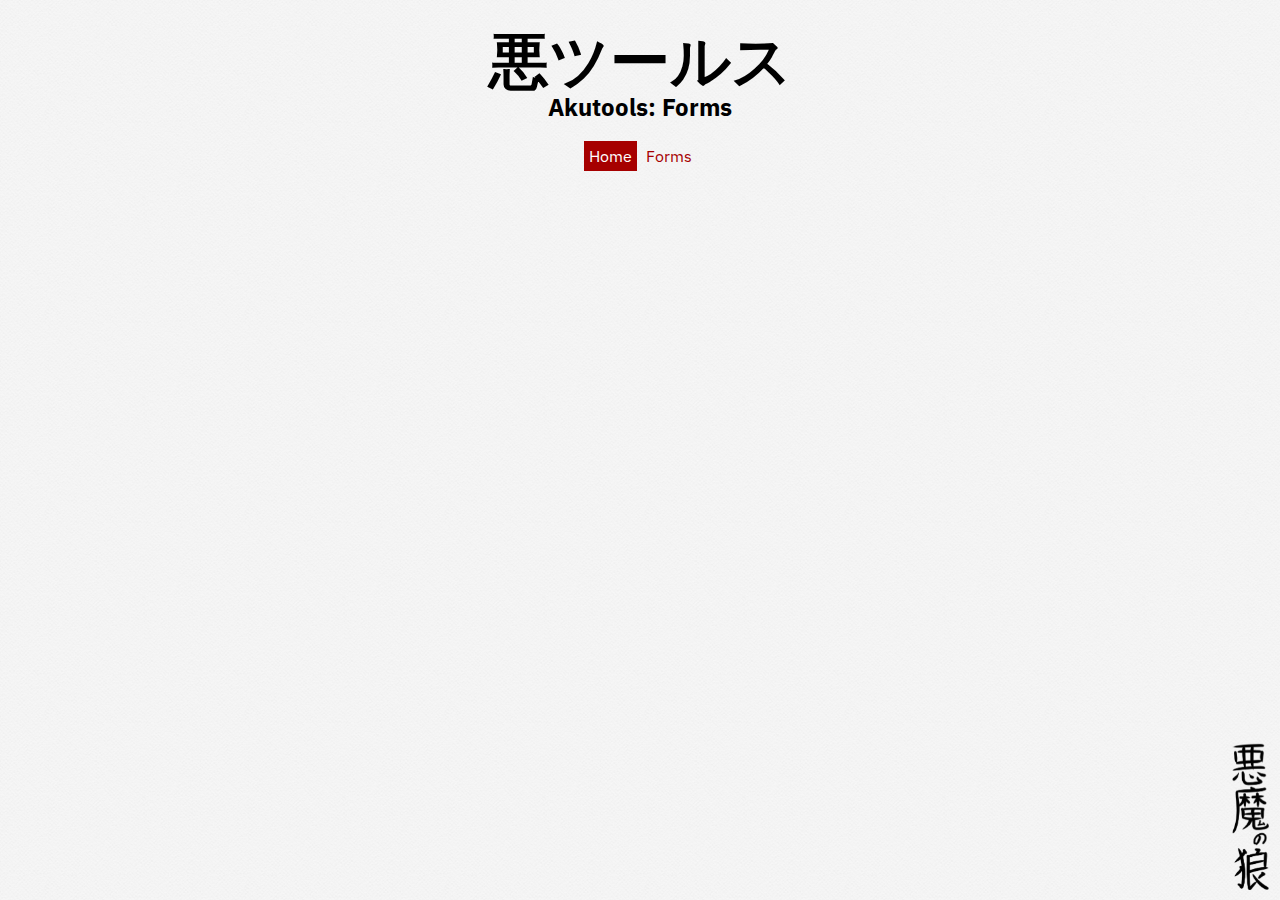
<file: index.html>
<html>
  <head>
    <meta http-equiv="Content-Type" content="text/html; charset=UTF-8">
  	<title>AVDD</title>
    <link rel="shortcut icon" href="./images/favicon.ico">
    <link rel="stylesheet" type="text/css" href="./css/normalize.css">
    <link rel="stylesheet" type="text/css" href="./css/style.css">
  </head>
  <body>
    <nav class="demo-navigationbar">
      <h1 class="demo-name">悪ツールス</h1>
      <h2 class="demo-title">Akutools: Forms</h2>
      <ul class="demo-selection">
        <a href="./index.html" class="active"><li>Home</li></a>
        <a href="./forms.html"><li>Forms</li></a>
      </ul>
    </nav>

    <img src="./images/akumanookami-calligraphy.png" class="akumalogo" />

    <script src="./js/jquery-3.3.1.min.js"></script>
    <script src="./js/akutools-0.0.1.js"></script>
  </body>
</html>
</file>
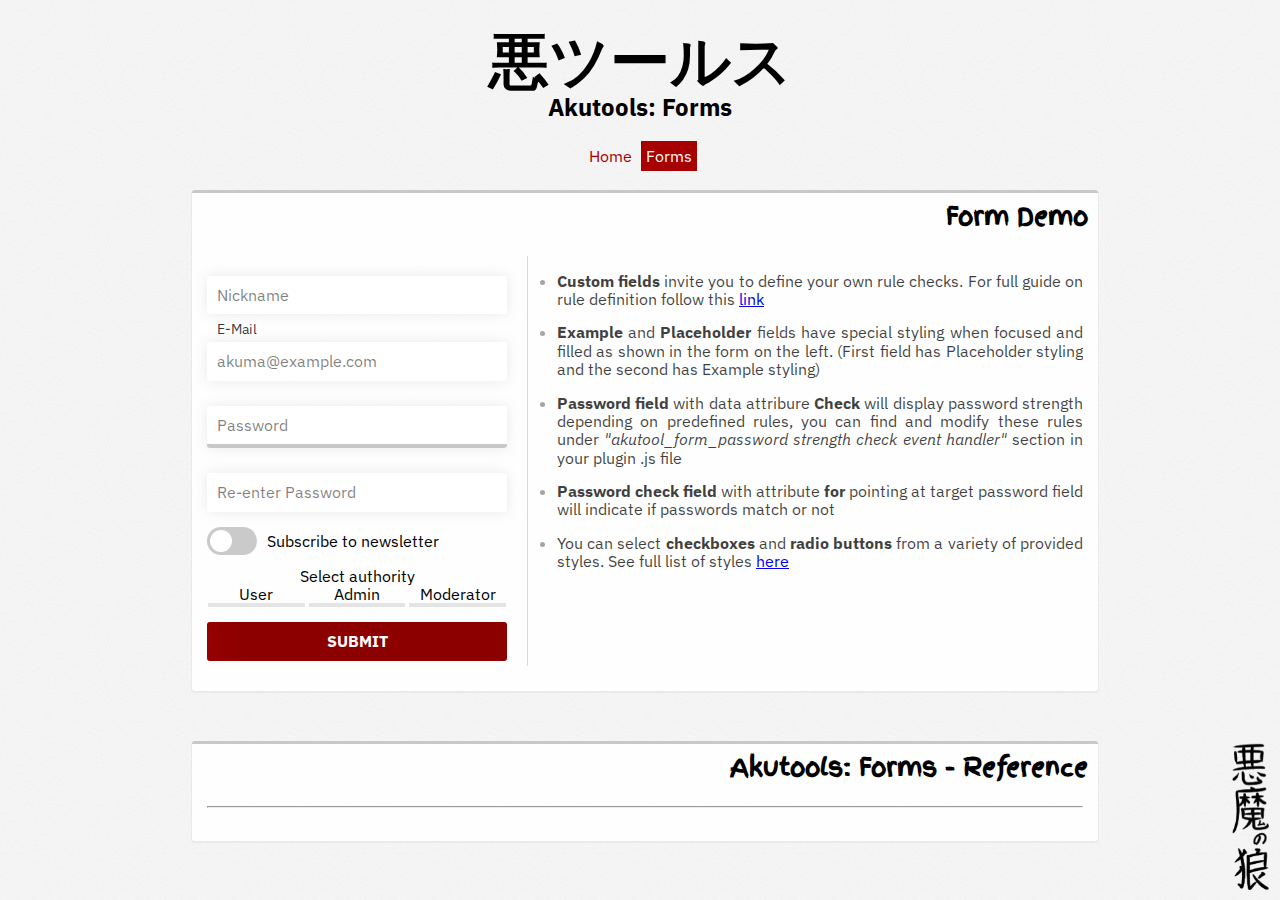
<file: forms.html>
<!doctype html>
<html>
  <head>
    <meta http-equiv="Content-Type" content="text/html; charset=UTF-8">
  	<title>AVDD</title>
    <link rel="shortcut icon" href="./images/favicon.ico">
    <link rel="stylesheet" type="text/css" href="./css/normalize.css">
    <link rel="stylesheet" href="https://use.fontawesome.com/releases/v5.8.2/css/all.css" integrity="sha384-oS3vJWv+0UjzBfQzYUhtDYW+Pj2yciDJxpsK1OYPAYjqT085Qq/1cq5FLXAZQ7Ay" crossorigin="anonymous">
    <link rel="stylesheet" type="text/css" href="./css/akutools-0.0.1.css">
    <link rel="stylesheet" type="text/css" href="./css/style.css">
  </head>
  <body>
    <nav class="demo-navigationbar">
      <h1 class="demo-name">悪ツールス</h1>
      <h2 class="demo-title">Akutools: Forms</h2>
      <ul class="demo-selection">
        <a href="./index.html"><li>Home</li></a>
        <a href="./forms.html" class="active"><li>Forms</li></a>
      </ul>
    </nav>
    <div class="demo-main-container" id="login_form">
        <h2 class="demo-guide-title">Form Demo</h2>
        <div>
          <form class="akutool_form compact" id="custom_form">
            <input type="text"     name="nickname" id="nickname" class="akutool_form_custom   akutool_form_placeholder" placeholder="Nickname"            required data-check=true data-rule="custom-rule-1" />
            <label for="email">E-Mail</label>
            <input type="email"    name="email"    id="email"    class="akutool_form_email    akutool_form_example"     placeholder="akuma@example.com"   required data-check=true />
            <input type="password" name="pwd"      id="pwd"      class="akutool_form_password akutool_form_placeholder" placeholder="Password"            required data-check=true />
            <input type="password" name="check"    id="check"    class="akutool_form_pwdcheck akutool_form_placeholder" placeholder="Re-enter Password"   required data-check=true for="pwd" />
            <input type="checkbox" name="newslttr" id="newslttr" class="akutool_form_checkbox chkbox1" />

            <label for="newslttr">Subscribe to newsletter</label>
            <fieldset class="akutool_form_radiogroup radiogroup1">
              <legend>Select authority</legend>
              <input type="radio" name="acctype" id="auth-user"  value="user"  class="akutool_form_radiobox rdio1" />
                <label for="auth-user">User</label>
              <input type="radio" name="acctype" id="auth-admin" value="admin" class="akutool_form_radiobox rdio1" />
                <label for="auth-admin">Admin</label>
              <input type="radio" name="acctype" id="auth-moder" value="moder" class="akutool_form_radiobox rdio1" />
                <label for="auth-moder">Moderator</label>
            </fieldset>
            <button class="akutool_form_button">SUBMIT</button>
          </form>
        </div>
        <div class="demo-sideblock">
          <ul>
            <li><span><b>Custom fields</b> invite you to define your own rule checks. For full guide on rule definition follow this <a href="#custom-fields" class="demo-goto">link</a></span></li>
            <li><span><b>Example</b> and <b>Placeholder</b> fields have special styling when focused and filled as shown in the form on the left. (First field has Placeholder styling and the second has Example styling)</span></li>
            <li><span><b>Password field</b> with data attribure <b>Check</b> will display password strength depending on predefined rules, you can find and modify these rules under <i>"akutool_form_password strength check event handler"</i> section in your plugin .js file</span></li>
            <li><span><b>Password check field</b> with attribute <b>for</b> pointing at target password field will indicate if passwords match or not</span></li>
            <li><span>You can select <b>checkboxes</b> and <b>radio buttons</b> from a variety of provided styles. See full list of styles <a href="#checkboxes-and-radio" class="demo-goto">here</a></span></li>
          </ul>
        </div>
    </div>

    <div class="demo-full-reference">
      <div class="demo-ref" id="custom-fields">
          <h2 class="demo-guide-title">Akutools: Forms - Reference</h2><hr/>
          <!--<h2 class="demo-guide-title">Custom Fields</h2>
          <form class="akutool_form compact">
            <input type="text" name="demo1" id="demo1" class="akutool_form_custom" placeholder="Custom field" data-check=true data-rule="demo-rule" />
          </form>-->
      </div>
    </div>

    <img src="./images/akumanookami-calligraphy.png" class="akumalogo" alt="悪魔の狼" />

    <script src="./js/jquery-3.3.1.min.js"></script>
    <script type="text/javascript" src="./js/akutools-0.0.1.js" async></script>
  </body>
</html>
</file>
<file: css/style.css>
@import url('https://fonts.googleapis.com/css?family=Finger+Paint|IBM+Plex+Sans&display=swap');

html, body {
    background-color: #fff;
    background-image: url('../images/seamless_paper_texture.png');
    font-family: 'IBM Plex Sans', sans-serif;
}

.akumalogo {
    position: fixed;
    width: 40px;
    bottom: 10px;
    right: 10px;
}

.demo-navigationbar {
    position: relative;
    margin: 25px 0;
}

.demo-main-container, .demo-full-reference {
    position: relative;
    width: calc(70% - 20px);
    background-color: rgba(255, 255, 255, 0.9);
    left: 15%;
    padding: 0 15px 25px;
    margin-bottom: 50px;
    border-top: solid 3px rgba(200, 200, 200, 1);
    box-shadow: 0 1px 0 1px rgba(150, 150, 150, 0.1);
    border-radius: 3px;
    vertical-align: top;
}

.demo-main-container > div {
    display: inline-block;
}

.demo-main-container form {
    padding-right: 20px;
    border-right: solid 1px rgba(0, 0, 0, 0.15);
}

.demo-guide-title {
    position: relative;
    top: 0;
    left: 0;
    width: calc(100% + 10px);
    padding: 10px;
    margin: 0 0 15px -15px;
    text-align: right;
    font-size: 24px;
    font-family: 'Finger Paint', cursive;
    color: #000;
}

.demo-name {
    text-align: center;
    font-size: 60px;
    margin: 0;
}

.demo-title {
    text-align: center;
    margin: 0;
}

.akutool_failure::after,
.akutool_warning::after {
    font-family: 'IBM Plex Sans', Helvetica, sans-serif;
}

.demo-selection {
    text-align: center;
    padding: 0;
    margin: 25px 0 0;
}

.demo-selection a {
    color: rgba(0, 0, 0, 1);
    text-decoration: none;
}

.demo-selection li {
    transition: all 0.2s ease 0s;
    display: inline;
    padding: 5px;
    background-color: rgba(166, 0, 0, 0);
    color: rgba(166, 0, 0, 1);
    box-shadow: 0 0 0 3px rgba(166, 0, 0, 0);
}

.demo-selection a.active li {
    background-color: rgba(166, 0, 0, 1);
    color: rgba(255, 255, 255, 1);
}

.demo-selection a:hover li {
    box-shadow: 0 0 0 3px rgba(166, 0, 0, 1);
}

.demo-sideblock {
    float: right;
    width: calc(100% - 335px);
    padding-left: 14px;
    max-height: 405px;
    overflow-y: auto;
    text-align: justify;
}

.demo-sideblock > ul {
    padding: 0 0 0 15px;
    color: rgba(0, 0, 0, 0.35);
}

.demo-sideblock > ul > li {
    margin-bottom: 15px;
}

.demo-sideblock > ul > li > span {
    color: rgba(0, 0, 0, 0.75);
}
</file>
<file: css/akutools-0.0.1.css>
/* akutool_form start */

.akutool_pwd_wrapper,
.akutool_pwdcheck_wrapper,
.akutool_placeholder_wrapper,
.akutool_example_wrapper {
    position: relative;
}

.akutool_form.compact {
    width: 300px;
    margin: 0;
}

.akutool_form input, .akutool_form .akutool_form_button {
    transition: all .2s ease 0s;
    position: relative;
    width: calc(100% - 20px);
    border: none;
    background: rgba(255, 255, 255, 1);
    padding: 10px;
    margin: 5px 0;
    box-shadow: 0 0 12.5px rgba(150, 150, 150, .2);
    border-radius: 3px;
}

.akutool_form input[type="checkbox"] {
    width: auto;
    padding: 0;
    margin: 0;
    box-shadow: none;
    border-radius: 0;
}

.akutool_form input[type="checkbox"], .akutool_form input[type="radio"] {
    cursor: pointer;
}

.akutool_form > label {
    margin-left: 10px;
    font-size: 14px;
    color: rgba(0, 0, 0, 0.8);
}

.akutool_form input.akutool_form_placeholder {
    margin: 20px 0 5px;
}

.akutool_form input.akutool_form_example.akutool_focused {
    padding: 20px 10px 10px;
}

.akutool_form .akutool_form_button {
    width: 100%;
}

.akutool_form_button {
    transition: all .15s ease 0s;
    background-color: rgba(175, 0, 0, 1) !important;
    font-weight: bold;
    color: rgba(255, 255, 255, 1);
    box-shadow: inset -300px 0 50px 0px rgba(0, 0, 0, 0.2) !important;
    cursor: pointer;
}

.akutool_form_button:hover {
    box-shadow: inset 0 0 50px -50px rgba(0, 0, 0, 0.2) !important;
}

.akutool_form_password.evaluated {
    padding-bottom: 14px !important;
}

.akutool_pwd_strength {
    transition: all .2s ease 0s;
    position: absolute;
    background-color: rgba(200, 200, 200, 1);
    height: 4px;
    width: 100%;
    margin: -9px 0 5px;
    border-radius: 0 0 3px 3px;
}

.akutool_pwd_strength_stat {
    transition: all .2s ease 0s;
    position: absolute;
    padding: 10px;
    margin: 0;
    color: rgba(255, 255, 255, 1);
    background-color: rgba(255, 255, 255, 1);
    right: -10px;
    bottom: 6px;
    transform: translateX(100%);
    border-radius: 3px;
    box-shadow: 0 1px 3px rgba(0, 0, 0, 0.35);
    opacity: 0;
}

.akutool_pwd_strength.vryweak {
    width: 20%;
    border-radius: 0;
    background: rgba(231,55,55,1);
    background: -moz-linear-gradient(left, rgba(231,55,55,1) 0%, rgba(207,97,27,1) 100%);
    background: -webkit-gradient(left top, right top, color-stop(0%, rgba(231,55,55,1)), color-stop(100%, rgba(207,97,27,1)));
    background: -webkit-linear-gradient(left, rgba(231,55,55,1) 0%, rgba(207,97,27,1) 100%);
    background: -o-linear-gradient(left, rgba(231,55,55,1) 0%, rgba(207,97,27,1) 100%);
    background: -ms-linear-gradient(left, rgba(231,55,55,1) 0%, rgba(207,97,27,1) 100%);
    background: linear-gradient(to right, rgba(231,55,55,1) 0%, rgba(207,97,27,1) 100%);
    filter: progid:DXImageTransform.Microsoft.gradient( startColorstr='#e73737', endColorstr='#cf611b', GradientType=1 );
}

.akutool_pwd_strength.weak {
    width: 40%;
    border-radius: 0;
    background: rgba(207,117,27,1);
    background: -moz-linear-gradient(left, rgba(207,97,27,1) 0%, rgba(144,144,12,1) 100%);
    background: -webkit-gradient(left top, right top, color-stop(0%, rgba(207,117,27,1)), color-stop(100%, rgba(144,144,12,1)));
    background: -webkit-linear-gradient(left, rgba(207,97,27,1) 0%, rgba(144,144,12,1) 100%);
    background: -o-linear-gradient(left, rgba(207,97,27,1) 0%, rgba(144,144,12,1) 100%);
    background: -ms-linear-gradient(left, rgba(207,97,27,1) 0%, rgba(144,144,12,1) 100%);
    background: linear-gradient(to right, #cf611b 0%, rgba(144,144,12,1) 100%);
    filter: progid:DXImageTransform.Microsoft.gradient( startColorstr='#cf611b', endColorstr='#90900c', GradientType=1 );
}

.akutool_pwd_strength.good {
    width: 60%;
    border-radius: 0;
    background: rgba(144,144,12,1);
    background: -moz-linear-gradient(left, rgba(144,144,12,1) 0%, rgba(117,146,0,1) 100%);
    background: -webkit-gradient(left top, right top, color-stop(0%, rgba(144,144,12,1)), color-stop(100%, rgba(117,146,0,1)));
    background: -webkit-linear-gradient(left, rgba(144,144,12,1) 0%, rgba(117,146,0,1) 100%);
    background: -o-linear-gradient(left, rgba(144,144,12,1) 0%, rgba(117,146,0,1) 100%);
    background: -ms-linear-gradient(left, rgba(144,144,12,1) 0%, rgba(117,146,0,1) 100%);
    background: linear-gradient(to right, rgba(144,144,12,1) 0%, rgba(117,146,0,1) 100%);
    filter: progid:DXImageTransform.Microsoft.gradient( startColorstr='#90900c', endColorstr='#759200', GradientType=1 );
}

.akutool_pwd_strength.strong {
    width: 80%;
    border-radius: 0;
    background: rgba(117,146,0,1);
    background: -moz-linear-gradient(left, rgba(117,146,0,1) 0%, rgba(0,143,0,1) 100%);
    background: -webkit-gradient(left top, right top, color-stop(0%, rgba(117,146,0,1)), color-stop(100%, rgba(0,143,0,1)));
    background: -webkit-linear-gradient(left, rgba(117,146,0,1) 0%, rgba(0,143,0,1) 100%);
    background: -o-linear-gradient(left, rgba(117,146,0,1) 0%, rgba(0,143,0,1) 100%);
    background: -ms-linear-gradient(left, rgba(117,146,0,1) 0%, rgba(0,143,0,1) 100%);
    background: linear-gradient(to right, rgba(117,146,0,1) 0%, rgba(0,143,0,1) 100%);
    filter: progid:DXImageTransform.Microsoft.gradient( startColorstr='#759200', endColorstr='#008f00', GradientType=1 );
}

.akutool_pwd_strength.vrystrong {
    width: 100%;
    border-radius: 0 0 3px 0;
    background: rgba(0,143,0,1);
    background: -moz-linear-gradient(left, rgba(0,143,0,1) 0%, rgba(0,145,135,1) 100%);
    background: -webkit-gradient(left top, right top, color-stop(0%, rgba(0,143,0,1)), color-stop(100%, rgba(0,145,135,1)));
    background: -webkit-linear-gradient(left, rgba(0,143,0,1) 0%, rgba(0,145,135,1) 100%);
    background: -o-linear-gradient(left, rgba(0,143,0,1) 0%, rgba(0,145,135,1) 100%);
    background: -ms-linear-gradient(left, rgba(0,143,0,1) 0%, rgba(0,145,135,1) 100%);
    background: linear-gradient(to right, rgba(0,143,0,1) 0%, rgba(0,145,135,1) 100%);
    filter: progid:DXImageTransform.Microsoft.gradient( startColorstr='#008f00', endColorstr='#009187', GradientType=1 );
}

/*.akutool_pwd_strength.vryweak:after, .akutool_pwd_strength.weak:after,
.akutool_pwd_strength.good:after, .akutool_pwd_strength.strong:after,
.akutool_pwd_strength.vrystrong:after {
    opacity: 1;
}*/

.akutool_form_password:focus ~ .akutool_pwd_strength.vryweak ~ .akutool_pwd_strength_stat,
.akutool_form_password:focus ~ .akutool_pwd_strength.weak ~ .akutool_pwd_strength_stat,
.akutool_form_password:focus ~ .akutool_pwd_strength.good ~ .akutool_pwd_strength_stat,
.akutool_form_password:focus ~ .akutool_pwd_strength.strong ~ .akutool_pwd_strength_stat,
.akutool_form_password:focus ~ .akutool_pwd_strength.vrystrong ~ .akutool_pwd_strength_stat{
    opacity: 1;
}

.akutool_pwd_strength.vryweak + .akutool_pwd_strength_stat{
    white-space: nowrap;
    color: #fff;
    background: rgba(231,55,55,1);
    background: -moz-linear-gradient(left, rgba(231,55,55,1) 0%, rgba(207,117,27,1) 100%);
    background: -webkit-gradient(left top, right top, color-stop(0%, rgba(231,55,55,1)), color-stop(100%, rgba(207,117,27,1)));
    background: -webkit-linear-gradient(left, rgba(231,55,55,1) 0%, rgba(207,117,27,1) 100%);
    background: -o-linear-gradient(left, rgba(231,55,55,1) 0%, rgba(207,117,27,1) 100%);
    background: -ms-linear-gradient(left, rgba(231,55,55,1) 0%, rgba(207,117,27,1) 100%);
    background: linear-gradient(to right, rgba(231,55,55,1) 0%, rgba(207,117,27,1) 100%);
    filter: progid:DXImageTransform.Microsoft.gradient( startColorstr='#e73737', endColorstr='#cf751b', GradientType=1 );
}

.akutool_pwd_strength.weak + .akutool_pwd_strength_stat {
    white-space: nowrap;
    color: #fff;
    background: rgba(207,117,27,1);
    background: -moz-linear-gradient(left, rgba(207,117,27,1) 0%, rgba(144,144,12,1) 100%);
    background: -webkit-gradient(left top, right top, color-stop(0%, rgba(207,117,27,1)), color-stop(100%, rgba(144,144,12,1)));
    background: -webkit-linear-gradient(left, rgba(207,117,27,1) 0%, rgba(144,144,12,1) 100%);
    background: -o-linear-gradient(left, rgba(207,117,27,1) 0%, rgba(144,144,12,1) 100%);
    background: -ms-linear-gradient(left, rgba(207,117,27,1) 0%, rgba(144,144,12,1) 100%);
    background: linear-gradient(to right, rgba(207,117,27,1) 0%, rgba(144,144,12,1) 100%);
    filter: progid:DXImageTransform.Microsoft.gradient( startColorstr='#cf751b', endColorstr='#90900c', GradientType=1 );
}

.akutool_pwd_strength.good + .akutool_pwd_strength_stat {
    white-space: nowrap;
    color: #fff;
    background: rgba(144,144,12,1);
    background: -moz-linear-gradient(left, rgba(144,144,12,1) 0%, rgba(117,146,0,1) 100%);
    background: -webkit-gradient(left top, right top, color-stop(0%, rgba(144,144,12,1)), color-stop(100%, rgba(117,146,0,1)));
    background: -webkit-linear-gradient(left, rgba(144,144,12,1) 0%, rgba(117,146,0,1) 100%);
    background: -o-linear-gradient(left, rgba(144,144,12,1) 0%, rgba(117,146,0,1) 100%);
    background: -ms-linear-gradient(left, rgba(144,144,12,1) 0%, rgba(117,146,0,1) 100%);
    background: linear-gradient(to right, rgba(144,144,12,1) 0%, rgba(117,146,0,1) 100%);
    filter: progid:DXImageTransform.Microsoft.gradient( startColorstr='#90900c', endColorstr='#759200', GradientType=1 );
}

.akutool_pwd_strength.strong + .akutool_pwd_strength_stat {
    white-space: nowrap;
    color: #fff;
    background: rgba(117,146,0,1);
    background: -moz-linear-gradient(left, rgba(117,146,0,1) 0%, rgba(0,143,0,1) 100%);
    background: -webkit-gradient(left top, right top, color-stop(0%, rgba(117,146,0,1)), color-stop(100%, rgba(0,143,0,1)));
    background: -webkit-linear-gradient(left, rgba(117,146,0,1) 0%, rgba(0,143,0,1) 100%);
    background: -o-linear-gradient(left, rgba(117,146,0,1) 0%, rgba(0,143,0,1) 100%);
    background: -ms-linear-gradient(left, rgba(117,146,0,1) 0%, rgba(0,143,0,1) 100%);
    background: linear-gradient(to right, rgba(117,146,0,1) 0%, rgba(0,143,0,1) 100%);
    filter: progid:DXImageTransform.Microsoft.gradient( startColorstr='#759200', endColorstr='#008f00', GradientType=1 );
}

.akutool_pwd_strength.vrystrong + .akutool_pwd_strength_stat {
    white-space: nowrap;
    color: #fff;
    background: rgba(0,143,0,1);
    background: -moz-linear-gradient(left, rgba(0,143,0,1) 0%, rgba(0,145,135,1) 100%);
    background: -webkit-gradient(left top, right top, color-stop(0%, rgba(0,143,0,1)), color-stop(100%, rgba(0,145,135,1)));
    background: -webkit-linear-gradient(left, rgba(0,143,0,1) 0%, rgba(0,145,135,1) 100%);
    background: -o-linear-gradient(left, rgba(0,143,0,1) 0%, rgba(0,145,135,1) 100%);
    background: -ms-linear-gradient(left, rgba(0,143,0,1) 0%, rgba(0,145,135,1) 100%);
    background: linear-gradient(to right, rgba(0,143,0,1) 0%, rgba(0,145,135,1) 100%);
    filter: progid:DXImageTransform.Microsoft.gradient( startColorstr='#008f00', endColorstr='#009187', GradientType=1 );
}

.akutool_fake_placeholder, .akutool_example {
    transition: all .2s ease 0s;
    position: absolute;
    left: 10px;
    color: rgba(0, 0, 0, 0.5);
}

.akutool_fake_placeholder {
    top: 30px;
}

.akutool_example {
    top: 15px;
}

.akutool_fake_placeholder.akutool_placeholder_up {
    top: 0px;
    font-size: 14px;
    color: rgba(0, 0, 0, 0.8);
}

.akutool_example.akutool_example_up {
    top: 10px;
    font-size: 13px;
    color: rgba(0, 0, 0, 0.35);
}

.akutool_success,
.akutool_failure,
.akutool_warning {
    position: absolute;
    right: 11px;
    bottom: 16px;
}

.akutool_success {
    color: rgba(0, 145, 135, 1);
    font-weight: normal;
}

.akutool_failure {
    color: rgba(231, 55, 55, 1);
    font-weight: normal;
}

.akutool_warning {
    color: rgba(207, 117, 27, 1);
    font-weight: lighter;
}

.akutool_field_success,
.akutool_field_failure,
.akutool_field_warning {
    position: relative;
}

.akutool_failure::after,
.akutool_warning::after {
    position: absolute;
    content: attr(data-message);
    margin-top: 50%;
    margin-left: 20px;
    width: 200px;
    transform: translateY(-50%);
    padding: 5px;
    background-color: #fff;
    box-shadow: 0 1px 3px rgba(50, 50, 50, 0.2);
}

.akutool_checkbox_wrapper {
    position: relative;
    margin: 10px 0 5px;
    min-height: 30px;
}

.akutool_checkbox_wrapper > label {
    position: relative;
    top: 5px;
}

.akutool_form_checkbox.chkbox1 {
    position: absolute  !important;
    width: 50px         !important;
    height: 28px        !important;
    margin: 0           !important;
    left: 0             !important;
    top: 0              !important;
    border-radius: 25px !important;
    z-index: 9          !important;
    opacity: 0          !important;
}

.akutool_form_checkbox.chkbox1 ~ .akutool_checkbox_indicator {
    transition: all 0.2s ease 0s;
    position: relative;
    float: left;
    top: 0;
    left: 0;
    margin-right: 10px;
    width: 50px;
    height: 28px;
    border-radius: 50px;
    background-color: rgba(150, 150, 150, 0.5);
}

.akutool_form_checkbox.chkbox1:checked ~ .akutool_checkbox_indicator {
    background-color: rgba(0, 143, 0, 1);
}

.akutool_form_checkbox.chkbox1 ~ .akutool_checkbox_trigger {
    transition: all 0.2s ease 0s;
    position: absolute;
    top: 3px;
    left: 3px;
    height: 22px;
    width: 22px;
    border-radius: 25px;
    background-color: rgba(255, 255, 255, 1);
}

.akutool_form_checkbox.chkbox1:checked ~ .akutool_checkbox_trigger {
    left: 25px;
}

.akutool_form_radiogroup.radiogroup1 {
    position: relative;
    margin: 10px 0;
    padding: 0;
    border: none;
    text-align: center;
}

.akutool_form_radiogroup.radiogroup1 > .akutool_radio_wrapper {
    position: relative;
    display: inline-block;
    margin: 0;
    padding: 0;
}

.akutool_form_radiogroup.radiogroup1 > input {
    position: absolute;
    display: none;
}

.akutool_form_radiogroup.radiogroup1 > label {
    transition: all 0.15s ease 0s;
    display: inline-block;
    position: relative;
    text-align: center;
    border-bottom: solid 4px rgba(0,0,0,0.1);
    cursor: pointer;
}

.akutool_form_radiogroup.radiogroup1 > input:checked + label {
    border-bottom: solid 4px rgba(0,0,0,0.5);
}

/* akutool_form end */


/* akutool_popup start */

.akutool_popup {
    position: absolute;
    padding: 15px;
    background-color: rgba(252, 252, 252, 1);
    left: 50%;
    top: 50%;
    transform: translate(-50%, -50%);
    box-shadow: 0 3px 10px rgba(0, 0, 0, .25);
    border-radius: 3px;
}

.akutool_popup_wrap {
    transition: all .2s ease 0s;
    position: fixed;
    width: 100%;
    height: 100%;
    top: -100%;
    background-color: rgba(0, 0, 0, .45);
    z-index: 9999;
    opacity: 0;
}

.akutool_popup_wrap.akutool_active {
    top: 0;
    opacity: 1;
}

.akutool_popup_close {
    transition: all .2s ease 0s;
    position: absolute;
    background: none;
    border: none;
    right: -30px;
    top: 5px;
    cursor: pointer;
    color: rgba(255, 255, 255, .8);
    text-shadow: 0 2px 3px rgba(0, 0, 0, 0.75);
}

.akutool_popup_close:hover {
    color: rgba(255, 255, 255, 1);
}

/* akutool_popup end */
</file>
